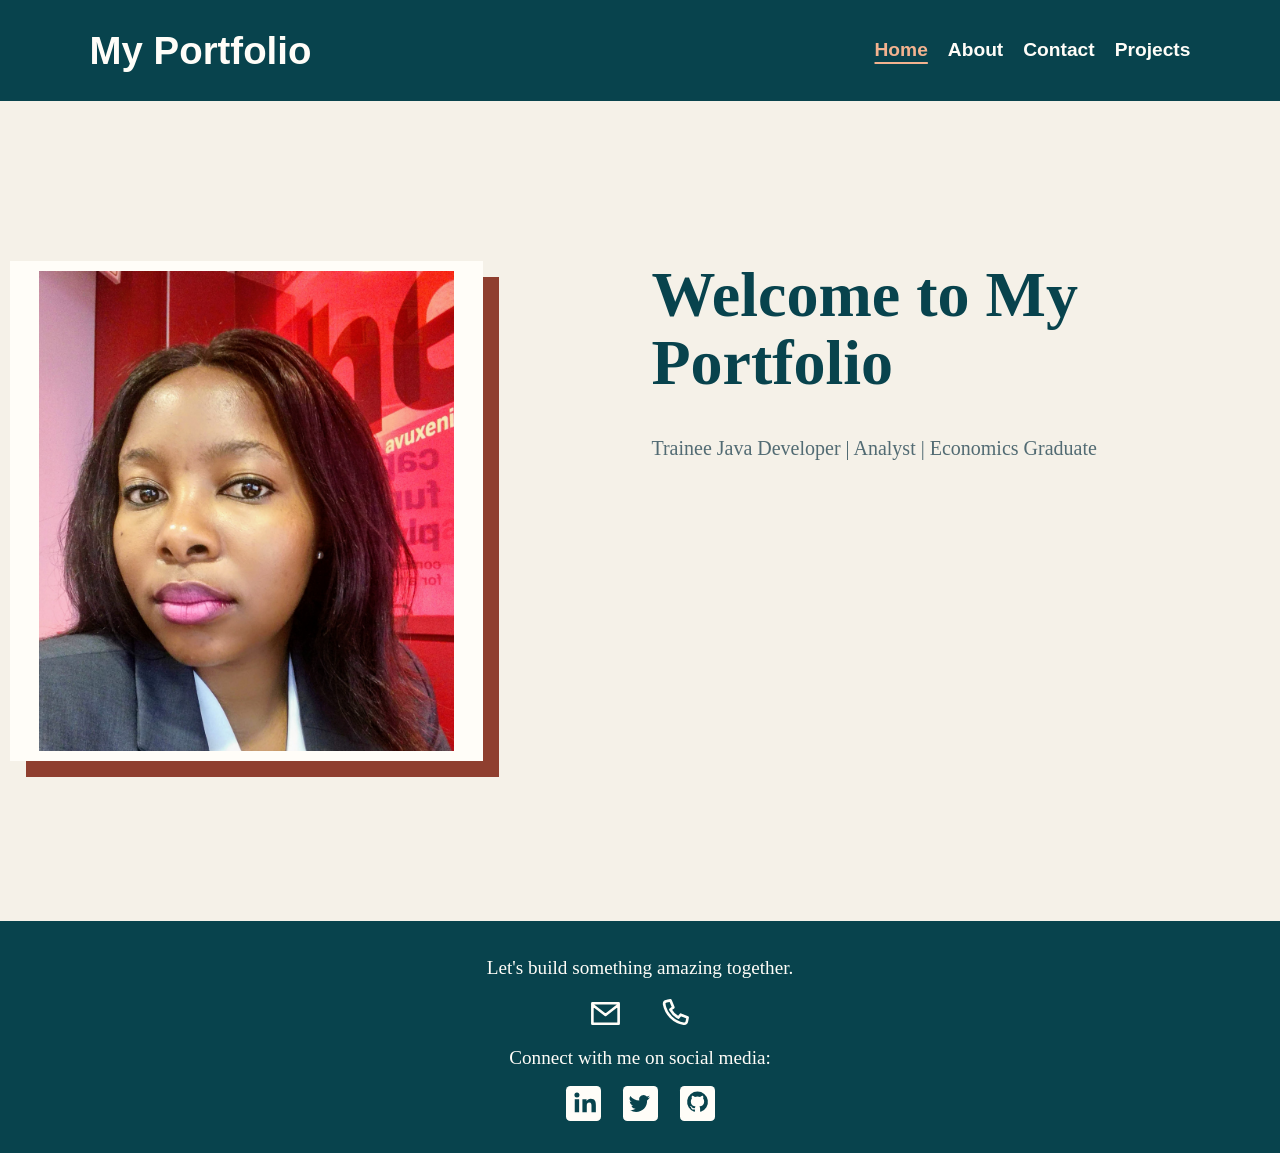
<file: index.html>
<!DOCTYPE html>
<html lang="en">
<head>
    <meta charset="UTF-8">
    <meta name="viewport" content="width=device-width, initial-scale=1.0">
    <meta name="author" content="Phildah Lekalakala">
    <meta name="description" content="Portfolio website of Phildah Lekalakala, trainee Java developer, showcasing skills, experience, and projects.">

    <title>Portfolio</title>
    <link rel="stylesheet" href="css/styles.css">
</head>

<body>
<header>
    <h1>My Portfolio</h1>
    <nav> <!-- Navigation menu -->
    <ul>
    <li><a href="index.html" aria-current="page">Home</a></li>
    <li><a href="about.html">About</a></li>
    <li><a href="contact.html">Contact</a></li>
    <li><a href="projects.html">Projects</a></li>
    </ul>
    </nav>
</header>

<main>
    <section class="hero home-hero" aria-label="Hero section with a welcome message and a portrait of Phildah Lekalakala">
    <img src="images/Phildah.jpg" alt="Portrait of Phildah Lekalakala">
    <article class="hero-copy">
    <h2 id="welcome-message">Welcome to My Portfolio</h2>

    <p class="tagline">
    Trainee Java Developer | Analyst | Economics Graduate
    </p>
</article>
    </section>
</main>

<footer>
    <p>Let's build something amazing together.</p>
    <p class="contact-links">
    <a class="contact-link" href="mailto:phildah.lekalakala@umuzi.org" aria-label="Email Phildah" title="Email Phildah">
    <svg aria-hidden="true" viewBox="0 0 24 24" focusable="false"><path d="M3 5h18v14H3zM3 6l9 7 9-7" /></svg>
    </a>
    <a class="contact-link" href="tel:+270663393069" aria-label="Call Phildah" title="Call Phildah">
    <svg aria-hidden="true" viewBox="0 0 24 24" focusable="false"><path d="M6.6 3.5 9.2 3l2 4.8-2 1.5a14 14 0 0 0 5.5 5.5l1.5-2 4.8 2-.5 2.6a2 2 0 0 1-2.2 1.6A16.5 16.5 0 0 1 4.9 5.7 2 2 0 0 1 6.6 3.5Z" /></svg>
    </a>
    </p>
    <p>Connect with me on social media:</p>
    <p class="social-links">
    <a href="https://www.linkedin.com/in/phildah-lekalakala-1a1b0b1b2/" target="_blank" rel="noopener noreferrer"><img src="images/linkedin.svg" alt="LinkedIn"></a>
    <a href="https://twitter.com/phildah" target="_blank" rel="noopener noreferrer"><img src="images/twitter.svg" alt="Twitter"></a>
    <a href="https://github.com/Lethari" target="_blank" rel="noopener noreferrer"><img src="images/github.svg" alt="GitHub"></a>
    </p>
</footer>
</body>
</html>
</file>
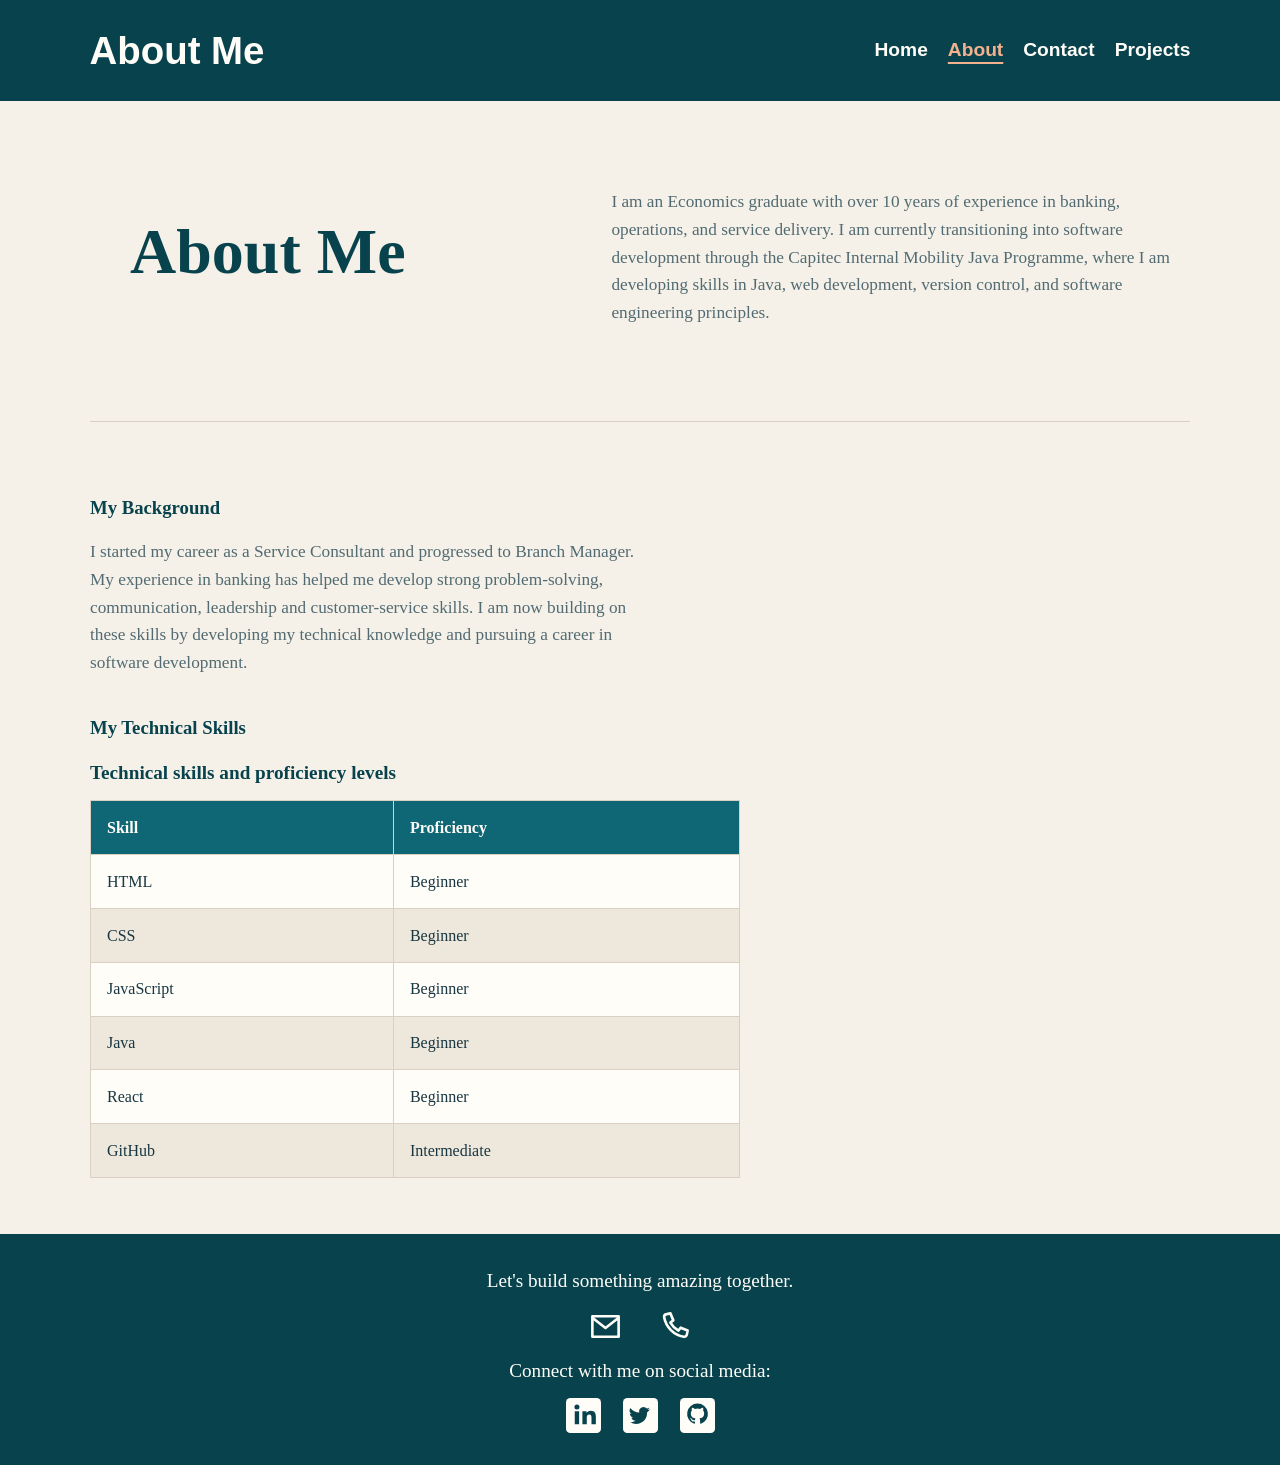
<file: about.html>
<!DOCTYPE html>
<html lang="en">
<head>
    <meta charset="UTF-8">
    <meta name="viewport" content="width=device-width, initial-scale=1.0">
    <meta name="author" content="Phildah Lekalakala">
    <meta name="description" content="Learn more about Phildah Lekalakala, an Economics graduate transitioning into software development through the Umuzi Java programme.">

    <title>About Me</title>
    <link rel="stylesheet" href="css/styles.css">
</head>

<body>
<header>
    <h1>About Me</h1>
    <nav> <!-- Navigation menu with links to different pages of the website -->
    <ul>
    <li><a href="index.html">Home</a></li>
    <li><a href="about.html" aria-current="page">About</a></li>
    <li><a href="contact.html">Contact</a></li>
    <li><a href="projects.html">Projects</a></li>
    </ul>
    </nav>
</header>

<main>
    <section class="hero about-hero">
    <h2>About Me</h2>
        <p>I am an Economics graduate with over 10 years of experience in banking, operations, and service delivery.
        I am currently transitioning into software development through the Capitec Internal Mobility Java Programme,
        where I am developing skills in Java, web development, version control, and software engineering principles.
        </p>
    </section>

    <section class="skills">
    <h3>My Background</h3>
    <p>I started my career as a Service Consultant and progressed to Branch Manager.
        My experience in banking has helped me develop strong problem-solving, communication, leadership and customer-service skills.
        I am now building on these skills by developing my technical knowledge and pursuing a career in software development.
    </p>

        
    <h3 class="technical-skills-heading">My Technical Skills</h3>
    <table class="skills-table"> <!--Table to display technical skills-->
    <caption>Technical skills and proficiency levels</caption>
    <thead>
    <tr>
    <th scope="col">Skill</th>
    <th scope="col">Proficiency</th>
    </tr>
    </thead>
    <tbody>
    <tr>
    <td>HTML</td>
    <td>Beginner</td>
    </tr>
    <tr>
    <td>CSS</td>
    <td>Beginner</td>
    </tr>
    <tr>
    <td>JavaScript</td>
    <td>Beginner</td>
    </tr>
    <tr>
    <td>Java</td>
    <td>Beginner</td>
    </tr>
    <tr>
    <td>React</td>
    <td>Beginner</td>
    </tr>
    <tr>
        <td>GitHub</td>
        <td>Intermediate</td>
    </tr>
    </tbody>
    </table>
    </section>
</main>

<footer>
    <p>Let's build something amazing together.</p>
    <p class="contact-links">
    <a class="contact-link" href="mailto:phildah.lekalakala@umuzi.org" aria-label="Email Phildah" title="Email Phildah">
    <svg aria-hidden="true" viewBox="0 0 24 24" focusable="false"><path d="M3 5h18v14H3zM3 6l9 7 9-7" /></svg>
    </a>
    <a class="contact-link" href="tel:+270663393069" aria-label="Call Phildah" title="Call Phildah">
    <svg aria-hidden="true" viewBox="0 0 24 24" focusable="false"><path d="M6.6 3.5 9.2 3l2 4.8-2 1.5a14 14 0 0 0 5.5 5.5l1.5-2 4.8 2-.5 2.6a2 2 0 0 1-2.2 1.6A16.5 16.5 0 0 1 4.9 5.7 2 2 0 0 1 6.6 3.5Z" /></svg>
    </a>
    </p>
    <p>Connect with me on social media:</p>
    <p class="social-links">
    <a href="https://www.linkedin.com/in/phildah-lekalakala-1a1b0b1b2/" target="_blank" rel="noopener noreferrer"><img src="images/linkedin.svg" alt="LinkedIn"></a>
    <a href="https://twitter.com/phildah" target="_blank" rel="noopener noreferrer"><img src="images/twitter.svg" alt="Twitter"></a>
    <a href="https://github.com/Lethari" target="_blank" rel="noopener noreferrer"><img src="images/github.svg" alt="GitHub"></a>
    </p>
</footer>
</body>
</html>
</file>
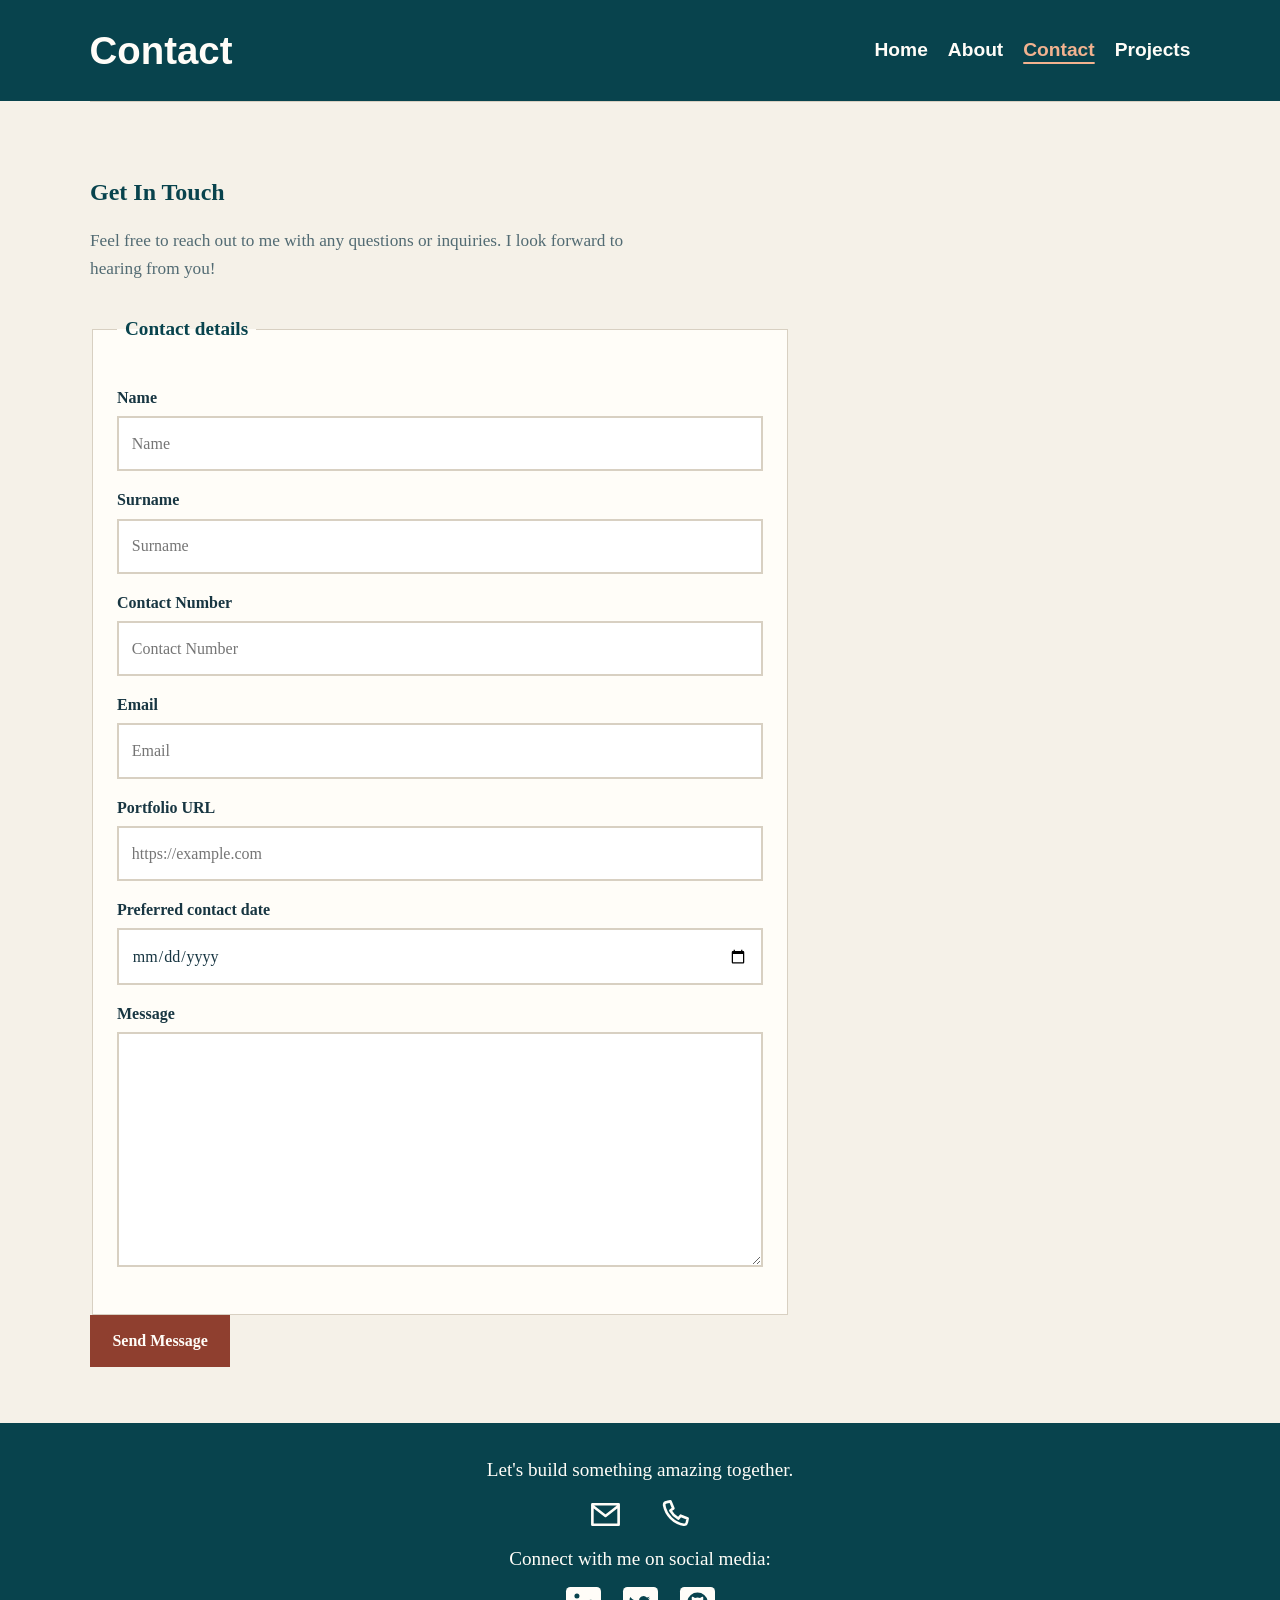
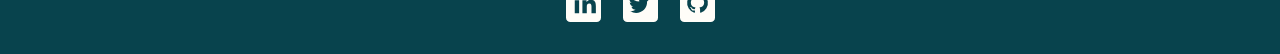
<file: contact.html>
<!DOCTYPE html>
<html lang="en">
<head>
    <meta charset="UTF-8">
    <meta name="viewport" content="width=device-width, initial-scale=1.0">
    <meta name="author" content="Phildah Lekalakala">
    <meta name="description" content="Get in touch with Phildah Lekalakala regarding software development opportunities and collaborations.">

    <title>Contact</title>
    <link rel="stylesheet" href="css/styles.css">
</head>

<body>
<header>
    <h1>Contact</h1> <!-- Header with navigation -->
    <nav>
    <ul>
    <li><a href="index.html">Home</a></li>
    <li><a href="about.html">About</a></li>
    <li><a href="contact.html" aria-current="page">Contact</a></li>
    <li><a href="projects.html">Projects</a></li>
    </ul>
    </nav>
</header>

<main>
    <section class="form-section">
    <h2>Get In Touch</h2>
    <p>Feel free to reach out to me with any questions or inquiries. I look forward to hearing from you!</p>

    <form action="#" method="post" class="contact-form">
    <fieldset>
    <legend>Contact details</legend> <!-- Form for user to input contact details -->
    <p class="form-group">
    <label for="name">Name</label>
    <input
    type="text"
    id="name"
    name="name"
    placeholder="Name"
    autocomplete="name"
    minlength="2"
    required
    >
    </p>

    <p class="form-group">
    <label for="surname">Surname</label>
    <input
    type="text"
    id="surname"
    name="surname"
    placeholder="Surname"
    autocomplete="family-name"
    minlength="2"
    required
    >
    </p>

    <p class="form-group">
    <label for="contact-number">Contact Number</label>
    <input
    type="tel"
    id="contact-number"
    name="contact-number"
    placeholder="Contact Number"
    autocomplete="tel"
    pattern="[0-9]{10}"
    required
    >
    </p>

    <p class="form-group">
    <label for="email">Email</label>
    <input
    type="email"
    id="email"
    name="email"
    placeholder="Email"
    autocomplete="email"
    required
    >
    </p>

    <p class="form-group">
    <label for="portfolio">Portfolio URL</label>
    <input type="url" id="portfolio" name="portfolio" placeholder="https://example.com" autocomplete="url">
    </p>

    <p class="form-group">
    <label for="preferred-date">Preferred contact date</label>
    <input type="date" id="preferred-date" name="preferred-date">
    </p>

    <p class="form-group">
    <label for="message">Message</label>
    <textarea
    id="message"
    name="message"
    placeholder="Message"
    autocomplete="off"
    minlength="10"
    required
    rows="8"
    >
    </textarea>
    </p>
    </fieldset>

    <button type="submit">Send Message</button>
    <p id="success-message" class="success-message" hidden>Message sent successfully!</p>
    </form>
    </section>
</main>

<footer>
    <p>Let's build something amazing together.</p>
    <p class="contact-links">
    <a class="contact-link" href="mailto:phildah.lekalakala@umuzi.org" aria-label="Email Phildah" title="Email Phildah">
    <svg aria-hidden="true" viewBox="0 0 24 24" focusable="false"><path d="M3 5h18v14H3zM3 6l9 7 9-7" /></svg>
    </a>
    <a class="contact-link" href="tel:+270663393069" aria-label="Call Phildah" title="Call Phildah">
    <svg aria-hidden="true" viewBox="0 0 24 24" focusable="false"><path d="M6.6 3.5 9.2 3l2 4.8-2 1.5a14 14 0 0 0 5.5 5.5l1.5-2 4.8 2-.5 2.6a2 2 0 0 1-2.2 1.6A16.5 16.5 0 0 1 4.9 5.7 2 2 0 0 1 6.6 3.5Z" /></svg>
    </a>
    </p>
    <p>Connect with me on social media:</p>
    <p class="social-links">
    <a href="https://www.linkedin.com/in/phildah-lekalakala-1a1b0b1b2/" target="_blank" rel="noopener noreferrer"><img src="images/linkedin.svg" alt="LinkedIn"></a>
    <a href="https://twitter.com/phildah" target="_blank" rel="noopener noreferrer"><img src="images/twitter.svg" alt="Twitter"></a>
    <a href="https://github.com/Lethari" target="_blank" rel="noopener noreferrer"><img src="images/github.svg" alt="GitHub"></a>
    </p>
</footer>
</body>
</html>
</file>
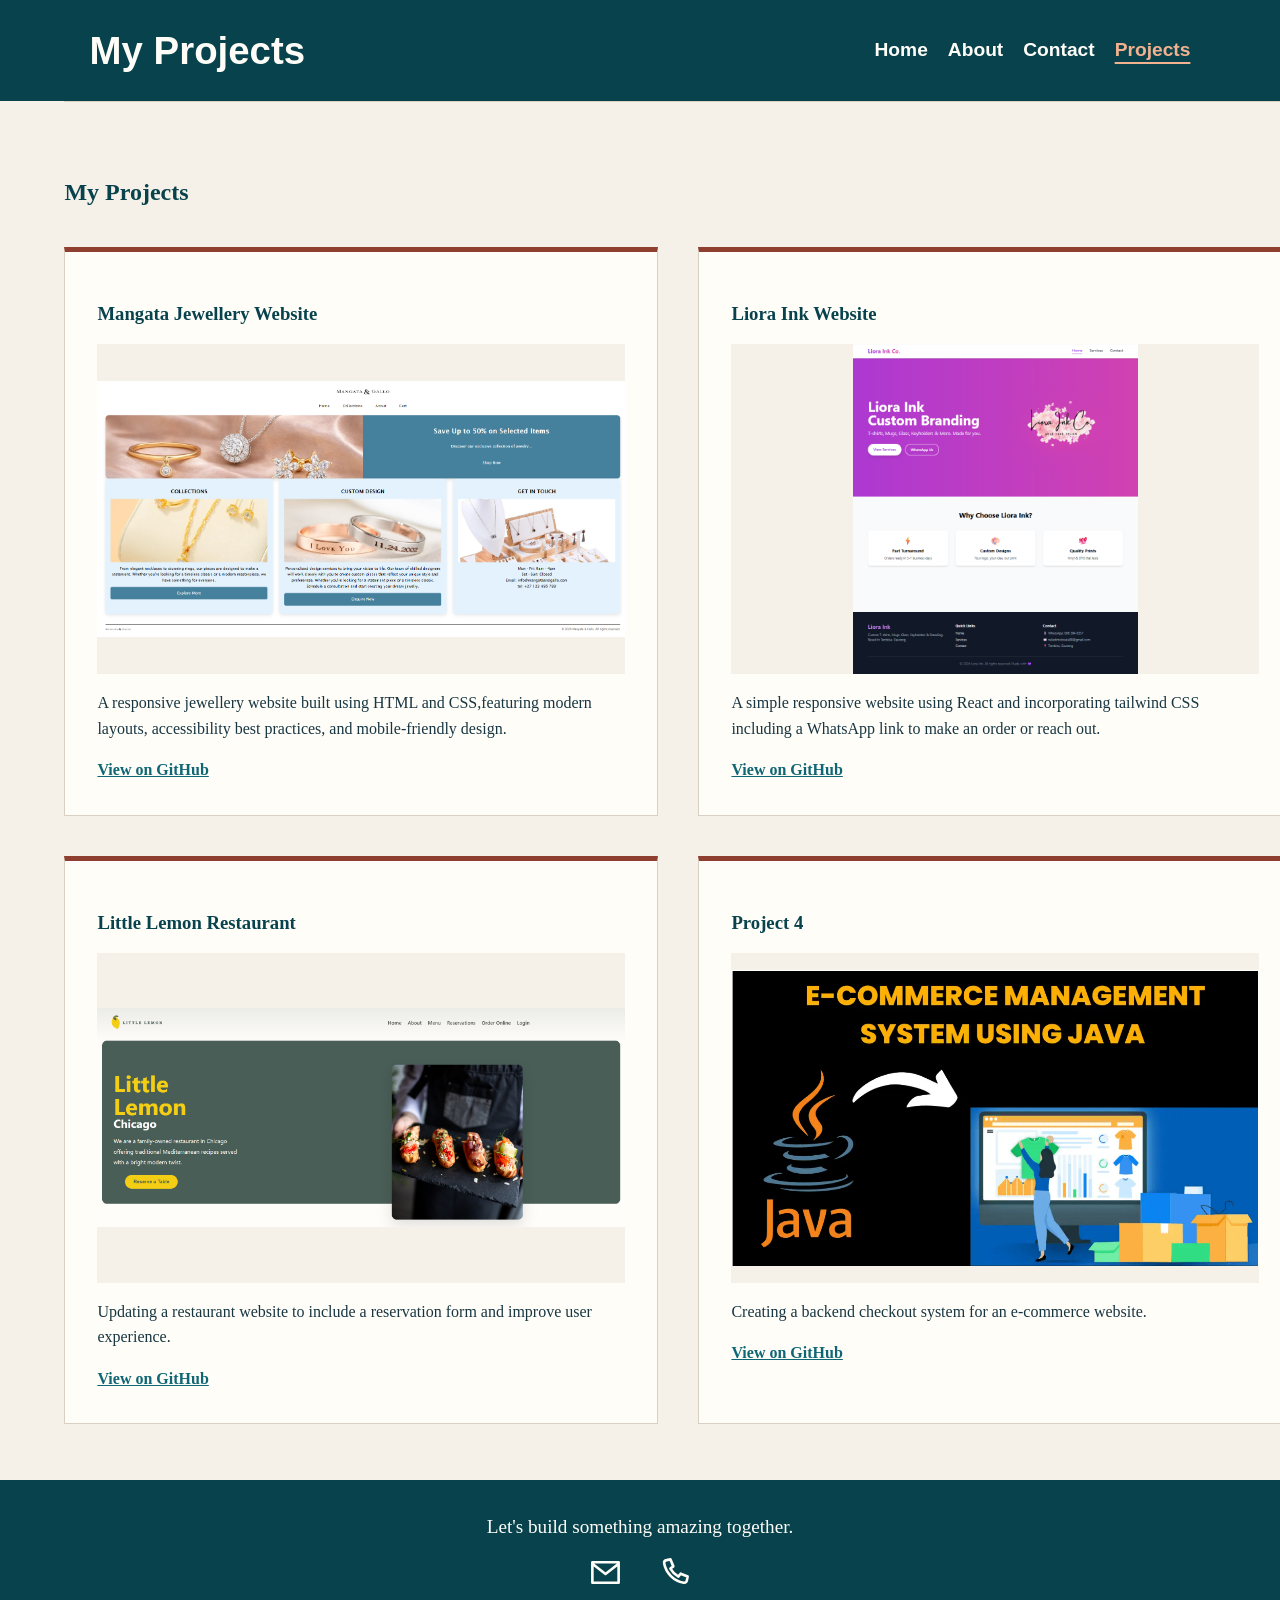
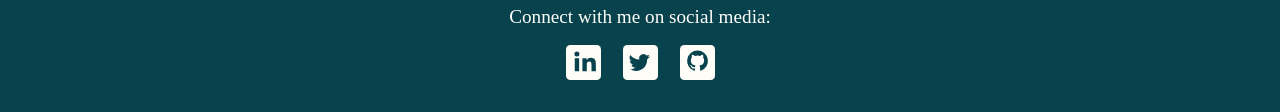
<file: projects.html>
<!DOCTYPE html>
<html lang="en">
<head>
    <meta charset="UTF-8">
    <meta name="viewport" content="width=device-width, initial-scale=1.0">
    <meta name="author" content="Phildah Lekalakala">
    <meta name="description" content="A portfolio website showcasing my projects, skills, and contact information.">

    <title>Projects</title>
    <link rel="stylesheet" href="css/styles.css">
</head>
<body>
<header>
    <h1>My Projects</h1>
    <nav>
    <ul>
    <li><a href="index.html">Home</a></li>
    <li><a href="about.html">About</a></li>
    <li><a href="contact.html">Contact</a></li>
    <li><a href="projects.html" aria-current="page">Projects</a></li>
    </ul>
    </nav>
</header>

<main>
    <section class="projects">
    <h2>My Projects</h2>

    <article class="project-card"> <!-- Each project is displayed in a card format with an image, description, and link to the GitHub repository -->
    <h3>Mangata Jewellery Website</h3>
        <img src="images/MG-Jewlery.png" alt="Mangata Jewellery Website screenshot">
            <p>A responsive jewellery website built using HTML and CSS,featuring modern layouts, accessibility best practices, and mobile-friendly design.
</p>
        <a href="https://github.com/Lethari/MG-Mangata.git" target="_blank" rel="noopener noreferrer">View on GitHub</a>
    </article>

    <article class="project-card">
        <h3>Liora Ink Website</h3>
        <img src="images/LioraInk.png" alt="Liora Ink project screenshot">
        <p>A simple responsive website using React and incorporating tailwind CSS including a WhatsApp link to make an order or reach out. </p>
        <a href="https://github.com/Lethari/Leora-Inc.git" target="_blank" rel="noopener noreferrer">View on GitHub</a>
    </article>

    <article class="project-card">
        <h3>Little Lemon Restaurant</h3>
        <img src="images/Little-Lemon.png" alt="Little Lemon restaurant screenshot">
        <p>Updating a restaurant website to include a reservation form and improve user experience.</p>
        <a href="https://github.com/Lethari/Front-End-Capstone.git" target="_blank" rel="noopener noreferrer">View on GitHub</a>
    </article>

    <article class="project-card">
        <h3>Project 4</h3>
        <img src="images/ecommerce.png" alt="E-commerce checkout website screenshot">
        <p>Creating a backend checkout system for an e-commerce website.</p>
        <a href="https://github.com/Lethari/Capstone-Java.git" target="_blank" rel="noopener noreferrer">View on GitHub</a>
    </article>
    </section>
</main>

<footer>
    <p>Let's build something amazing together.</p>
    <p class="contact-links">
    <a class="contact-link" href="mailto:phildah.lekalakala@umuzi.org" aria-label="Email Phildah" title="Email Phildah">
    <svg aria-hidden="true" viewBox="0 0 24 24" focusable="false"><path d="M3 5h18v14H3zM3 6l9 7 9-7" /></svg>
    </a>
    <a class="contact-link" href="tel:+270663393069" aria-label="Call Phildah" title="Call Phildah">
    <svg aria-hidden="true" viewBox="0 0 24 24" focusable="false"><path d="M6.6 3.5 9.2 3l2 4.8-2 1.5a14 14 0 0 0 5.5 5.5l1.5-2 4.8 2-.5 2.6a2 2 0 0 1-2.2 1.6A16.5 16.5 0 0 1 4.9 5.7 2 2 0 0 1 6.6 3.5Z" /></svg>
    </a>
    </p>
    <p>Connect with me on social media:</p>
    <p class="social-links">
    <a href="https://www.linkedin.com/in/phildah-lekalakala-1a1b0b1b2/" target="_blank" rel="noopener noreferrer"><img src="images/linkedin.svg" alt="LinkedIn"></a>
    <a href="https://twitter.com/phildah" target="_blank" rel="noopener noreferrer"><img src="images/twitter.svg" alt="Twitter"></a>
    <a href="https://github.com/Lethari" target="_blank" rel="noopener noreferrer"><img src="images/github.svg" alt="GitHub"></a>
    </p>
</footer>
</body>
</html>
</file>
<file: css/styles.css>
:root {
	/* Custom properties (CSS variables) make it easy to maintain a consistent colour palette. */
    --ink: #183642;
    --muted: #526b73;
    --paper: #f5f1e8;
    --surface: #fffdf8;
    --teal: #0f6674;
    --teal-dark: #08434d;
    --coral: #8f3f2f;
    --line: #d8d0c2;
}

* {
    /* Keep widths predictable when padding and borders are added. */
    box-sizing: border-box;
}

header, nav, button {
	font-family: "Segoe UI", Arial, sans-serif;
}

button:focus-visible {
	/* Visible focus indicator, essential for keyboard users. */
    outline: 3px solid var(--coral);
}

body {
    margin: 0;
    display: flex;
    flex-direction: column;
    min-height: 100vh;
    color: var(--ink);
    background: var(--paper);
    font-family: Georgia, "Times New Roman", serif;
    line-height: 1.6;
}

header {
    /* The shared header keeps branding and navigation aligned on every page. */
    display: flex;
    align-items: center;
    justify-content: space-between;
    gap: 2rem;
    padding: 1.25rem 7vw;
    color: #fffdf8;
    background: var(--teal-dark);
    font-size: larger;
}

header h1 {
    margin: 0;
    font-size: clamp(1.6rem, 3vw, 2.4rem);
    letter-spacing: 0;
}

nav ul {
    /* Wrapping prevents the menu from overflowing on narrow screens. */
    display: flex;
    flex-wrap: wrap;
    gap: 0.35rem 1.25rem;
    margin: 0;
    padding: 0;
    list-style: none;
}

a {
    color: var(--teal);
    font-weight: 700;
}

header a {
    color: #fffdf8;
    text-decoration: none;
}

header nav a,
.contact-link {
    display: inline-block;
    transition: color 0.3s ease, transform 0.2s ease;
}

header nav a[aria-current="page"] {
    color: #f2b28f;
    text-decoration: underline;
    text-decoration-thickness: 2px;
    text-underline-offset: 0.35rem;
}

a:hover,
a:focus-visible {
    color: var(--coral);
}

header nav a:hover,
header nav a:focus-visible,
.contact-link:hover,
.contact-link:focus-visible {
    transform: translateY(-3px);
}

main {
    flex: 1;
    width: min(1100px, 86vw);
    margin: 0 auto;
}

.hero {
    /* Grid keeps the portrait on the left and the introduction on the right. */
    display: grid;
    grid-template-columns: 0.9fr 1.1fr;
    align-items: center;
    gap: 3rem;
    min-height: 440px;
    padding: 4.5rem 0;
}

.hero h2 {
    margin: 0 0 0.75rem;
    color: var(--teal-dark);
    font-size: clamp(2.2rem, 5vw, 4.5rem);
    line-height: 1.05;
    transform: translateX(40px);
}

.hero-copy {
    grid-column: 2;
    grid-row: 1;
    align-self: start !important;
    transform: none !important;
}

.about-hero {
    min-height: 320px;
    padding: 2rem 0 2.5rem;
}

.home-hero {
    min-height: 680px;
    padding: 10rem 0rem 10rem;
}

.home-hero .hero-copy {
    transform: translateY(-2rem);
}

.home-hero h2 {
    margin-bottom: 2.25rem;
}

.home-hero .tagline {
    font-size: 1.25rem;
    transform: translateX(40px);
}

.technical-skills-heading {
    margin-top: 2.5rem;
}

.hero p,
.intro p,
.skills p,
.form-section > p {
    max-width: 65ch;
    color: var(--muted);
    font-size: 1.08rem;
}

.hero img {
    grid-column: 1;
    grid-row: 1;
    width: 100%;
    height: auto;
    max-height: 500px;
    aspect-ratio: 4 / 5;
    border: 10px solid var(--surface);
    object-fit: contain;
    background: var(--surface);
    box-shadow: 16px 16px 0 var(--coral);
    transform: translateX(-80px);
}

.intro,
.skills,
.projects,
.form-section {
    padding: 3.5rem 0;
    border-top: 1px solid var(--line);
}

h2,
h3 {
    color: var(--teal-dark);
    line-height: 1.2;
}

.projects {
    display: grid;
    grid-template-columns: repeat(2, minmax(0, 1fr));
    gap: 2.5rem;
    width: calc(100% + 10vw);
    margin-left: -2vw;
}

.projects > h2 {
    grid-column: 1 / -1;
    margin-bottom: 0;
}

.project-card {
    padding: 2rem;
    background: var(--surface);
    border: 1px solid var(--line);
    border-top: 5px solid var(--coral);
    transition: transform 0.3s ease;
}

.project-card:hover {
    transform: translateY(-5px);
}

.project-card img {
    /* Containment keeps screenshots fully visible instead of cropping their edges. */
    display: block;
    width: 100%;
    aspect-ratio: 16 / 10;
    object-fit: contain;
    background: var(--paper);
    margin-bottom: 1rem;
}

.skills-table {
    width: min(100%, 650px);
    border-collapse: collapse;
    background: var(--surface);
}

.skills-table caption {
    margin-bottom: 0.75rem;
    color: var(--teal-dark);
    font-size: 1.2rem;
    font-weight: 700;
    text-align: left;
}

.skills-table th,
.skills-table td {
    /* Padding and borders make the data scannable without relying on colour alone. */
    padding: 0.85rem 1rem;
    border: 1px solid var(--line);
    text-align: left;
}

.skills-table th {
    color: #fffdf8;
    background: var(--teal);
}

.skills-table tbody tr:nth-child(even) {
    background: #eee8dc;
}

.contact-form {
    /* Limit line length so the form remains comfortable to complete. */
    max-width: 700px;
    margin-top: 2rem;
}

fieldset {
    padding: 1.5rem;
    border: 1px solid var(--line);
    background: var(--surface);
}

legend {
    padding: 0 0.5rem;
    color: var(--teal-dark);
    font-size: 1.2rem;
    font-weight: 700;
}

.form-group {
    margin: 1rem 0;
}

label {
    display: block;
    margin-bottom: 0.35rem;
    font-weight: 700;
}

input,
textarea {
    /* Inputs share one visual language and fill the available form column. */
    width: 100%;
    padding: 0.8rem;
    border: 2px solid var(--line);
    border-radius: 0;
    color: var(--ink);
    background: #fff;
    font: inherit;
}

input:focus,
textarea:focus {
    outline: 3px solid #e9ad56;
    border-color: var(--teal);
}

button {
    padding: 0.8rem 1.4rem;
    border: 0;
    color: #fffdf8;
    background: var(--coral);
    font: inherit;
    font-weight: 700;
    cursor: pointer;
}

button:hover,
button:focus-visible {
    background: var(--teal-dark);
}

footer {
    display: flex;
    flex-direction: column;
    align-items: center;
    justify-content: center;
    gap: 0.75rem;
    margin-top: 0;
    padding: 2rem 7vw;
    width: 100%;
    min-height: 190px;
    color: #fffdf8;
    background: var(--teal-dark);
    text-align: center;
}

footer p {
    margin: 0;
    font-size: 1.2rem;
}

.social-links {
    display: inline-flex;
    align-items: center;
    gap: 0.75rem;
}

.social-links img {
    display: block;
    width: 45px;
    height: 35px;
}

.social-links a {
    display: inline-block;
}

.contact-links {
    display: flex;
    flex-wrap: wrap;
    justify-content: center;
    gap: 0.75rem 1.5rem;
}

.contact-link {
    display: inline-flex;
    align-items: center;
    gap: 0.75rem;
}

.contact-link svg {
    width: 45px;
    height: 35px;
    fill: none;
    stroke: currentColor;
    stroke-linecap: round;
    stroke-linejoin: round;
    stroke-width: 1.8;
}

footer a {
    color: #fffdf8;
}

/* Responsive adjustments for smaller screens. */
@media (max-width: 700px) {
    header,
    .hero {
    align-items: flex-start;
    flex-direction: column;
    }

    header {
    display: block;
    }

    nav {
    margin-top: 1rem;
    }

    .hero,
    .projects {
    grid-template-columns: 1fr;
    gap: 2rem;
    }

    .projects {
    width: 100%;
    margin-left: 0;
    }

    .hero img,
    .hero-copy {
    grid-column: auto;
    grid-row: auto;
    }

    .hero img {
    height: auto;
    max-height: 430px;
    width: 90%;
    transform: none;
    }

    .hero-copy {
    transform: none;
    }

    .home-hero .hero-copy {
    transform: none;
    }

    .hero h2{
    margin-top: 4rem;
    }

    .home-hero {
    min-height: auto;
    padding: 3.5rem 0;
    }
}
</file>
